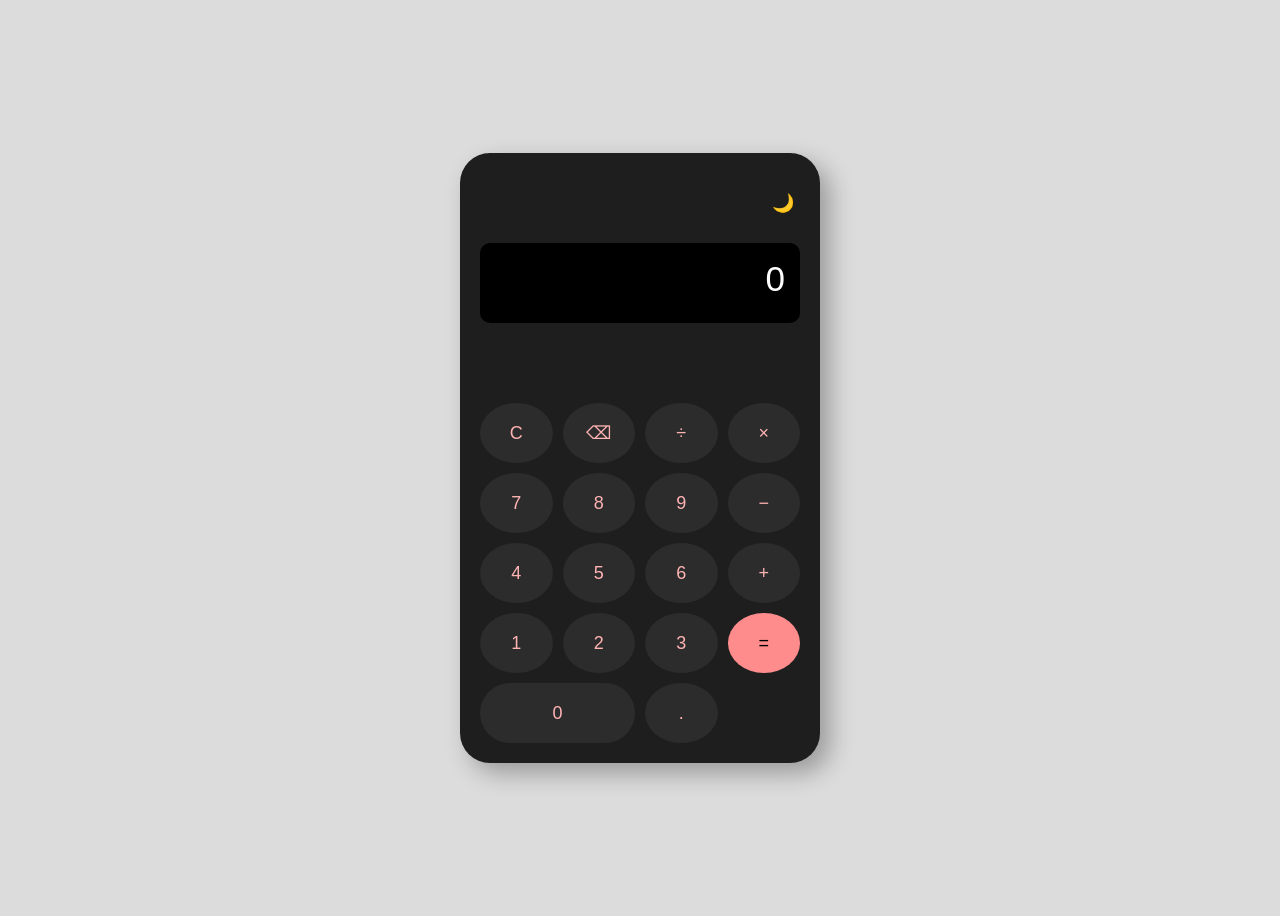
<file: calculator/index.html>
<!DOCTYPE html>
<html lang="en">
<head>
  <meta charset="UTF-8">
  <title>Pro Calculator</title>
  <link rel="stylesheet" href="style.css">
</head>
<body>

<div class="calculator">

  <!-- TOP BAR -->
  <div class="top-bar">
    <button onclick="toggleTheme()">🌙</button>
  </div>

  <!-- DISPLAY -->
  <div class="display" id="display">0</div>

  <!-- HISTORY -->
  <div class="history" id="history"></div>

  <!-- BUTTONS -->
  <div class="buttons">
    <button onclick="clearDisplay()">C</button>
    <button onclick="deleteLast()">⌫</button>
    <button onclick="append('/')">÷</button>
    <button onclick="append('*')">×</button>

    <button onclick="append('7')">7</button>
    <button onclick="append('8')">8</button>
    <button onclick="append('9')">9</button>
    <button onclick="append('-')">−</button>

    <button onclick="append('4')">4</button>
    <button onclick="append('5')">5</button>
    <button onclick="append('6')">6</button>
    <button onclick="append('+')">+</button>

    <button onclick="append('1')">1</button>
    <button onclick="append('2')">2</button>
    <button onclick="append('3')">3</button>
    <button class="equal" onclick="calculate()">=</button>

    <button class="zero" onclick="append('0')">0</button>
    <button onclick="append('.')">.</button>
  </div>

</div>

<script src="script.js"></script>

</body>
</html>
</file>
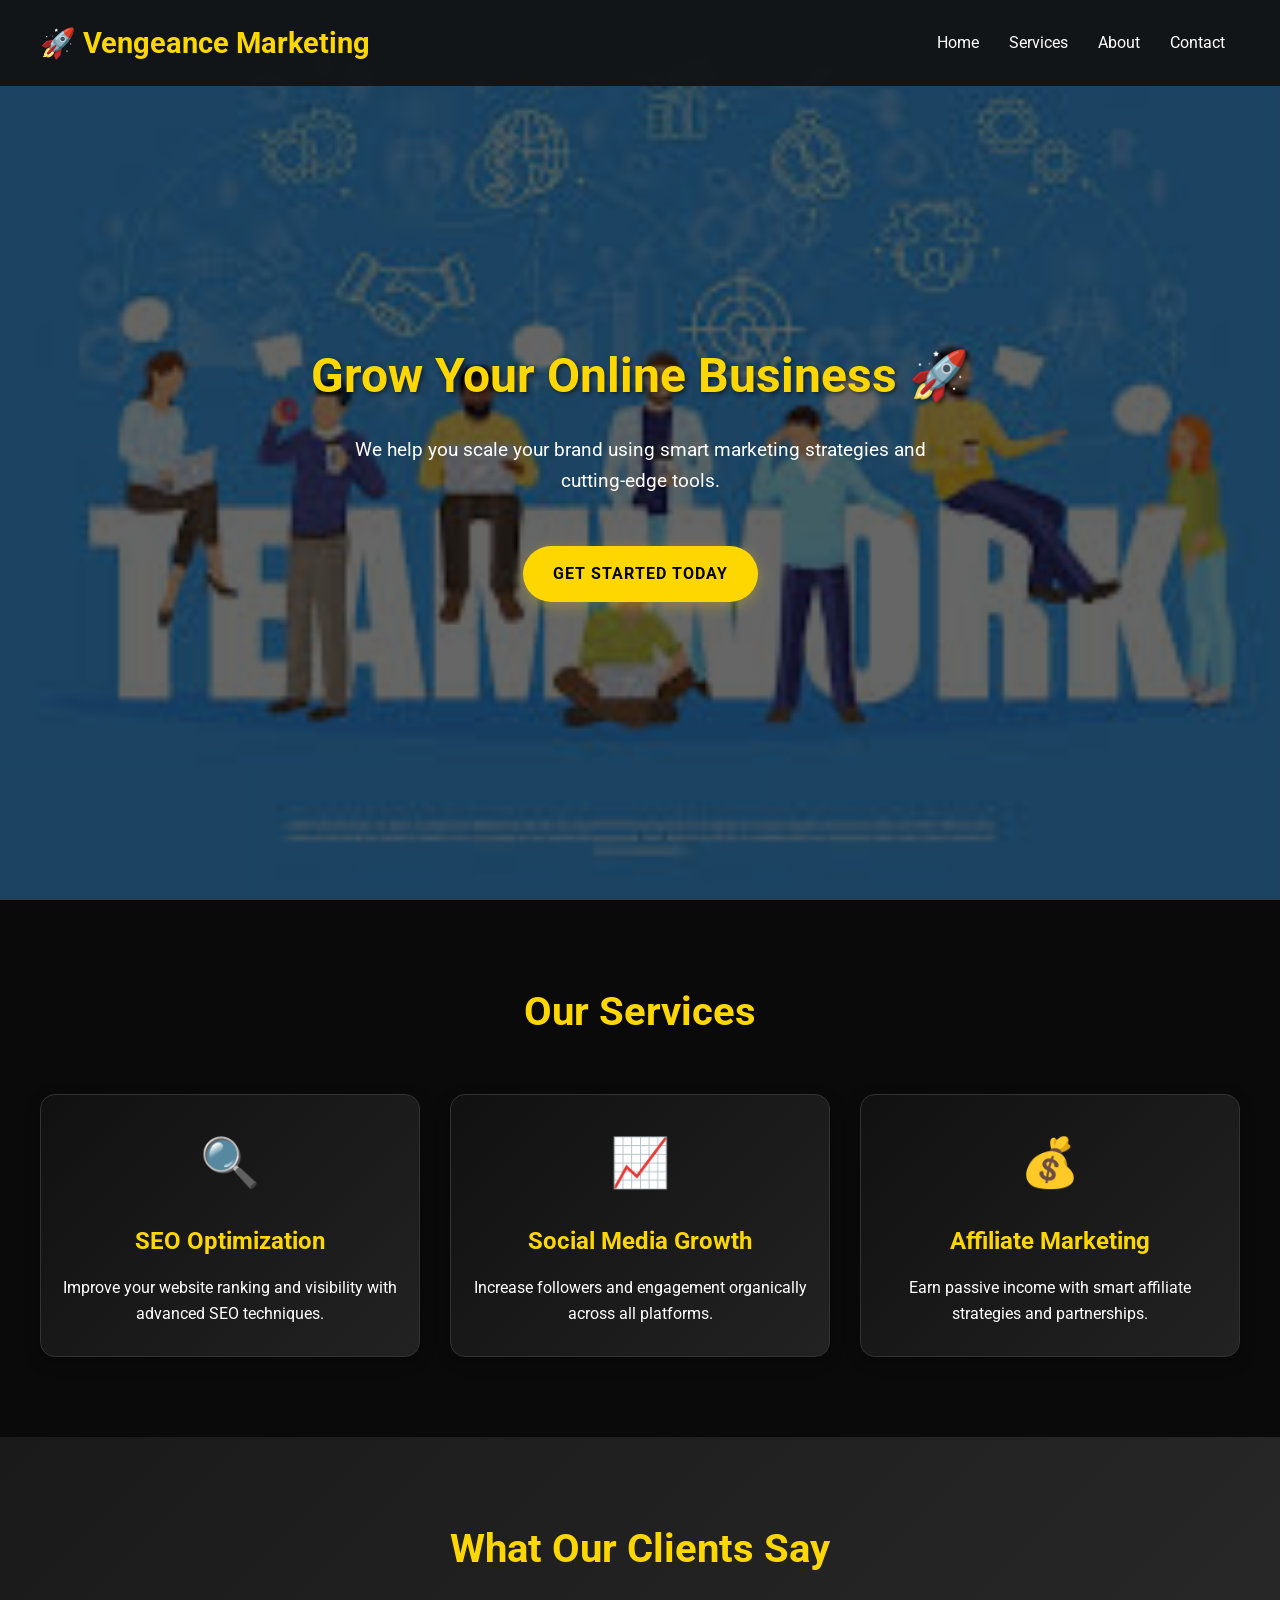
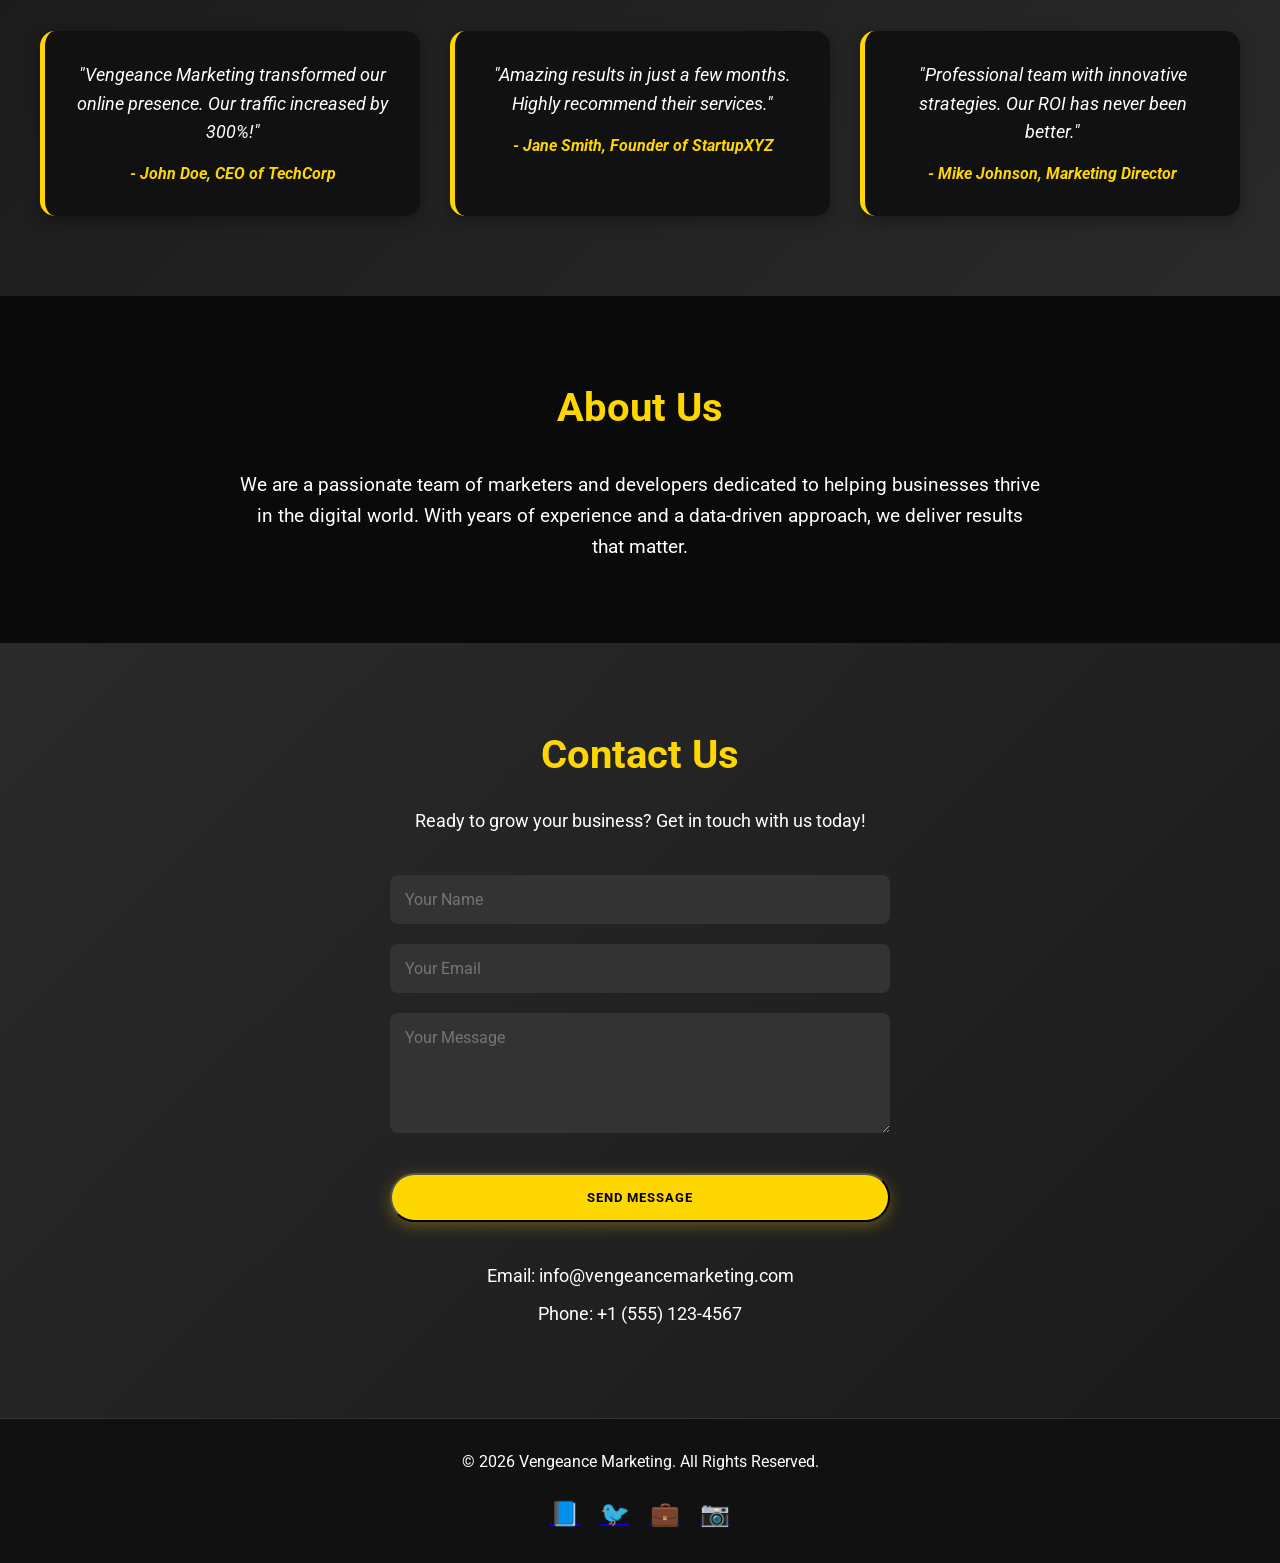
<file: Landing page/index.html>
<!DOCTYPE html>
<html lang="en">
<head>
    <meta charset="UTF-8">
    <meta name="viewport" content="width=device-width, initial-scale=1.0">
    <title>Vengeance Marketing - Grow Your Online Business</title>
    <link rel="stylesheet" href="style.css">
    <link href="https://fonts.googleapis.com/css2?family=Roboto:wght@300;400;700&display=swap" rel="stylesheet">
</head>
<body>

<!-- HEADER -->
<header>
    <h1>🚀 Vengeance Marketing</h1>
    <nav>
        <a href="#home">Home</a>
        <a href="#services">Services</a>
        <a href="#about">About</a>
        <a href="#contact">Contact</a>
    </nav>
</header>

<main>
    <!-- HERO SECTION -->
    <section id="home" class="hero">
        <h2>Grow Your Online Business 🚀</h2>
        <p>We help you scale your brand using smart marketing strategies and cutting-edge tools.</p>
        <a href="#contact" class="btn">Get Started Today</a>
    </section>

    <!-- FEATURES -->
    <section id="services" class="features">
        <h2>Our Services</h2>
        <div class="features-grid">
            <div class="box">
                <div class="icon">🔍</div>
                <h3>SEO Optimization</h3>
                <p>Improve your website ranking and visibility with advanced SEO techniques.</p>
            </div>
            <div class="box">
                <div class="icon">📈</div>
                <h3>Social Media Growth</h3>
                <p>Increase followers and engagement organically across all platforms.</p>
            </div>
            <div class="box">
                <div class="icon">💰</div>
                <h3>Affiliate Marketing</h3>
                <p>Earn passive income with smart affiliate strategies and partnerships.</p>
            </div>
        </div>
    </section>

    <!-- TESTIMONIALS -->
    <section class="testimonials">
        <h2>What Our Clients Say</h2>
        <div class="testimonials-grid">
            <div class="testimonial">
                <p>"Vengeance Marketing transformed our online presence. Our traffic increased by 300%!"</p>
                <cite>- John Doe, CEO of TechCorp</cite>
            </div>
            <div class="testimonial">
                <p>"Amazing results in just a few months. Highly recommend their services."</p>
                <cite>- Jane Smith, Founder of StartupXYZ</cite>
            </div>
            <div class="testimonial">
                <p>"Professional team with innovative strategies. Our ROI has never been better."</p>
                <cite>- Mike Johnson, Marketing Director</cite>
            </div>
        </div>
    </section>

    <!-- ABOUT -->
    <section id="about" class="about">
        <h2>About Us</h2>
        <p>We are a passionate team of marketers and developers dedicated to helping businesses thrive in the digital world. With years of experience and a data-driven approach, we deliver results that matter.</p>
    </section>

    <!-- CONTACT -->
    <section id="contact" class="contact">
        <h2>Contact Us</h2>
        <p>Ready to grow your business? Get in touch with us today!</p>
        <form class="contact-form">
            <input type="text" placeholder="Your Name" required>
            <input type="email" placeholder="Your Email" required>
            <textarea placeholder="Your Message" required></textarea>
            <button type="submit" class="btn">Send Message</button>
        </form>
        <div class="contact-info">
            <p>Email: info@vengeancemarketing.com</p>
            <p>Phone: +1 (555) 123-4567</p>
        </div>
    </section>
</main>

<!-- FOOTER -->
<footer>
    <p>&copy; 2026 Vengeance Marketing. All Rights Reserved.</p>
    <div class="social-links">
        <a href="#" aria-label="Facebook">📘</a>
        <a href="#" aria-label="Twitter">🐦</a>
        <a href="#" aria-label="LinkedIn">💼</a>
        <a href="#" aria-label="Instagram">📷</a>
    </div>
</footer>

</body>
</html>
</file>
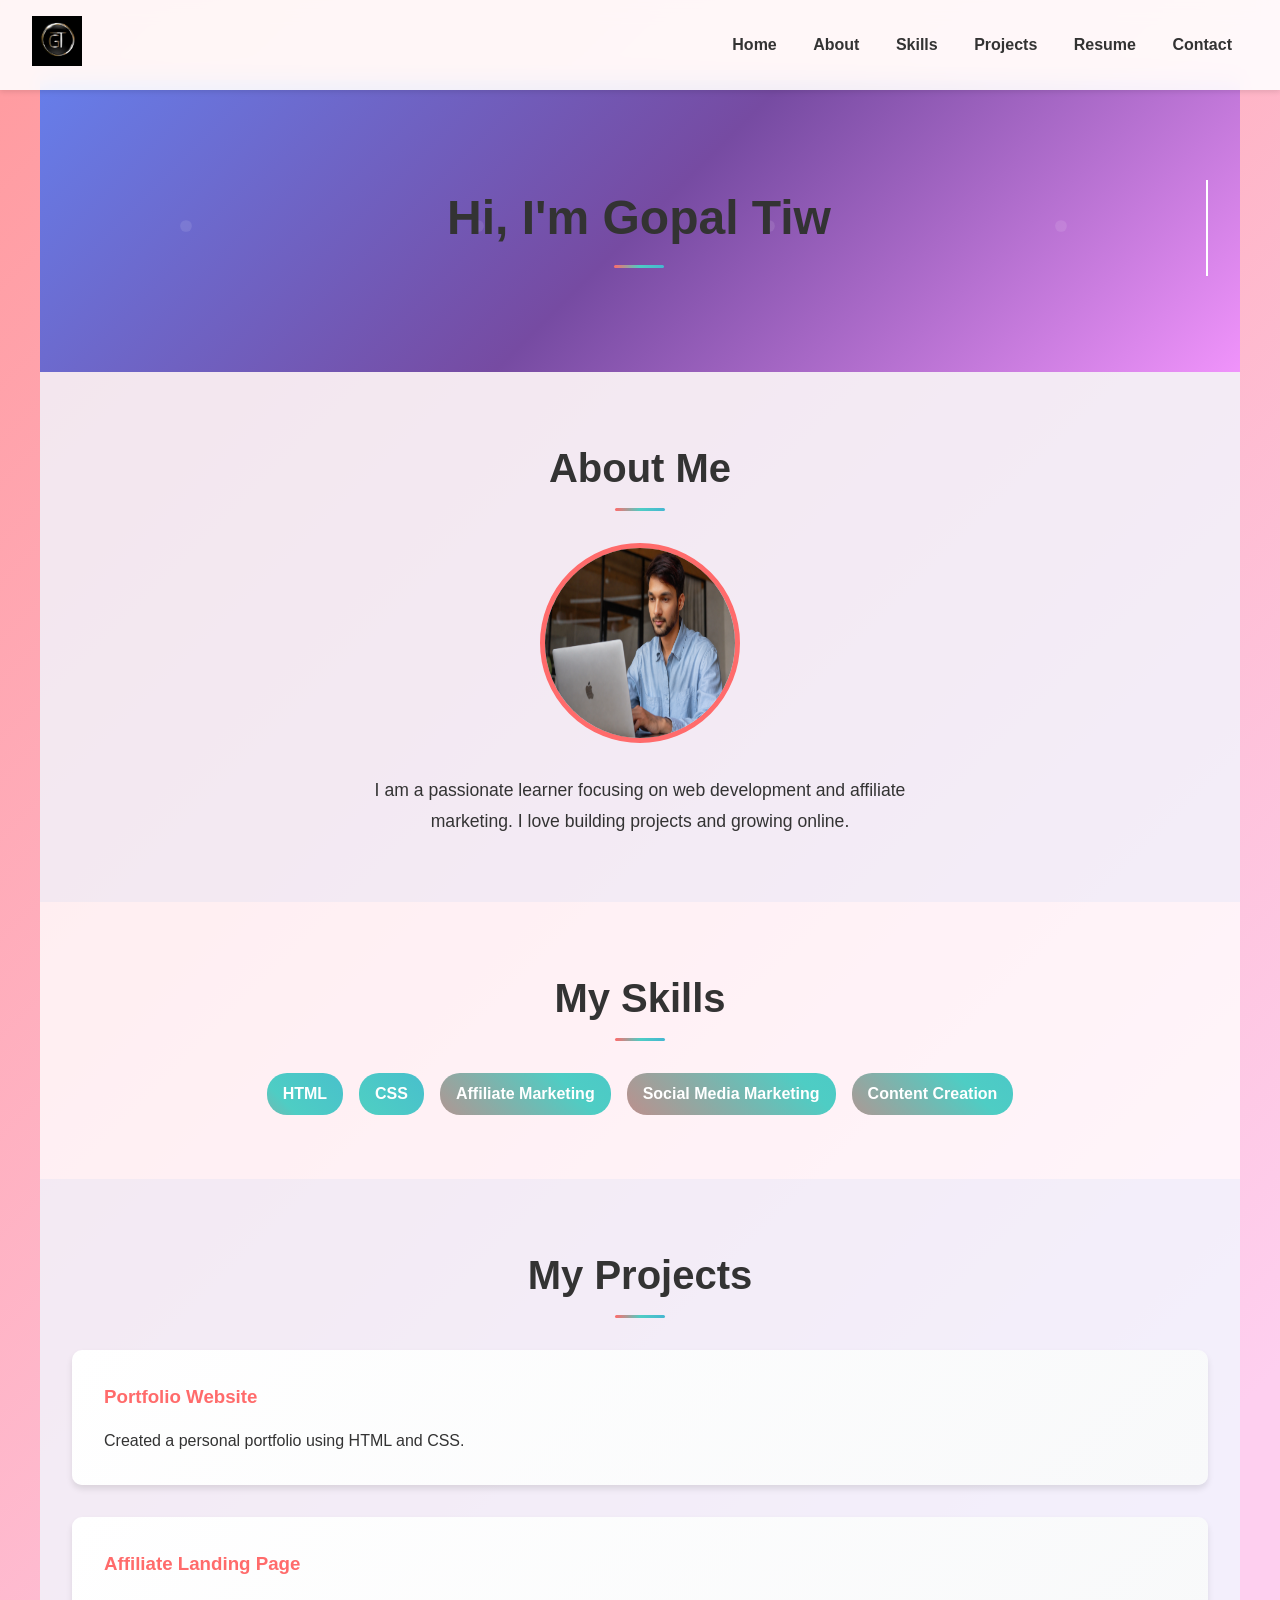
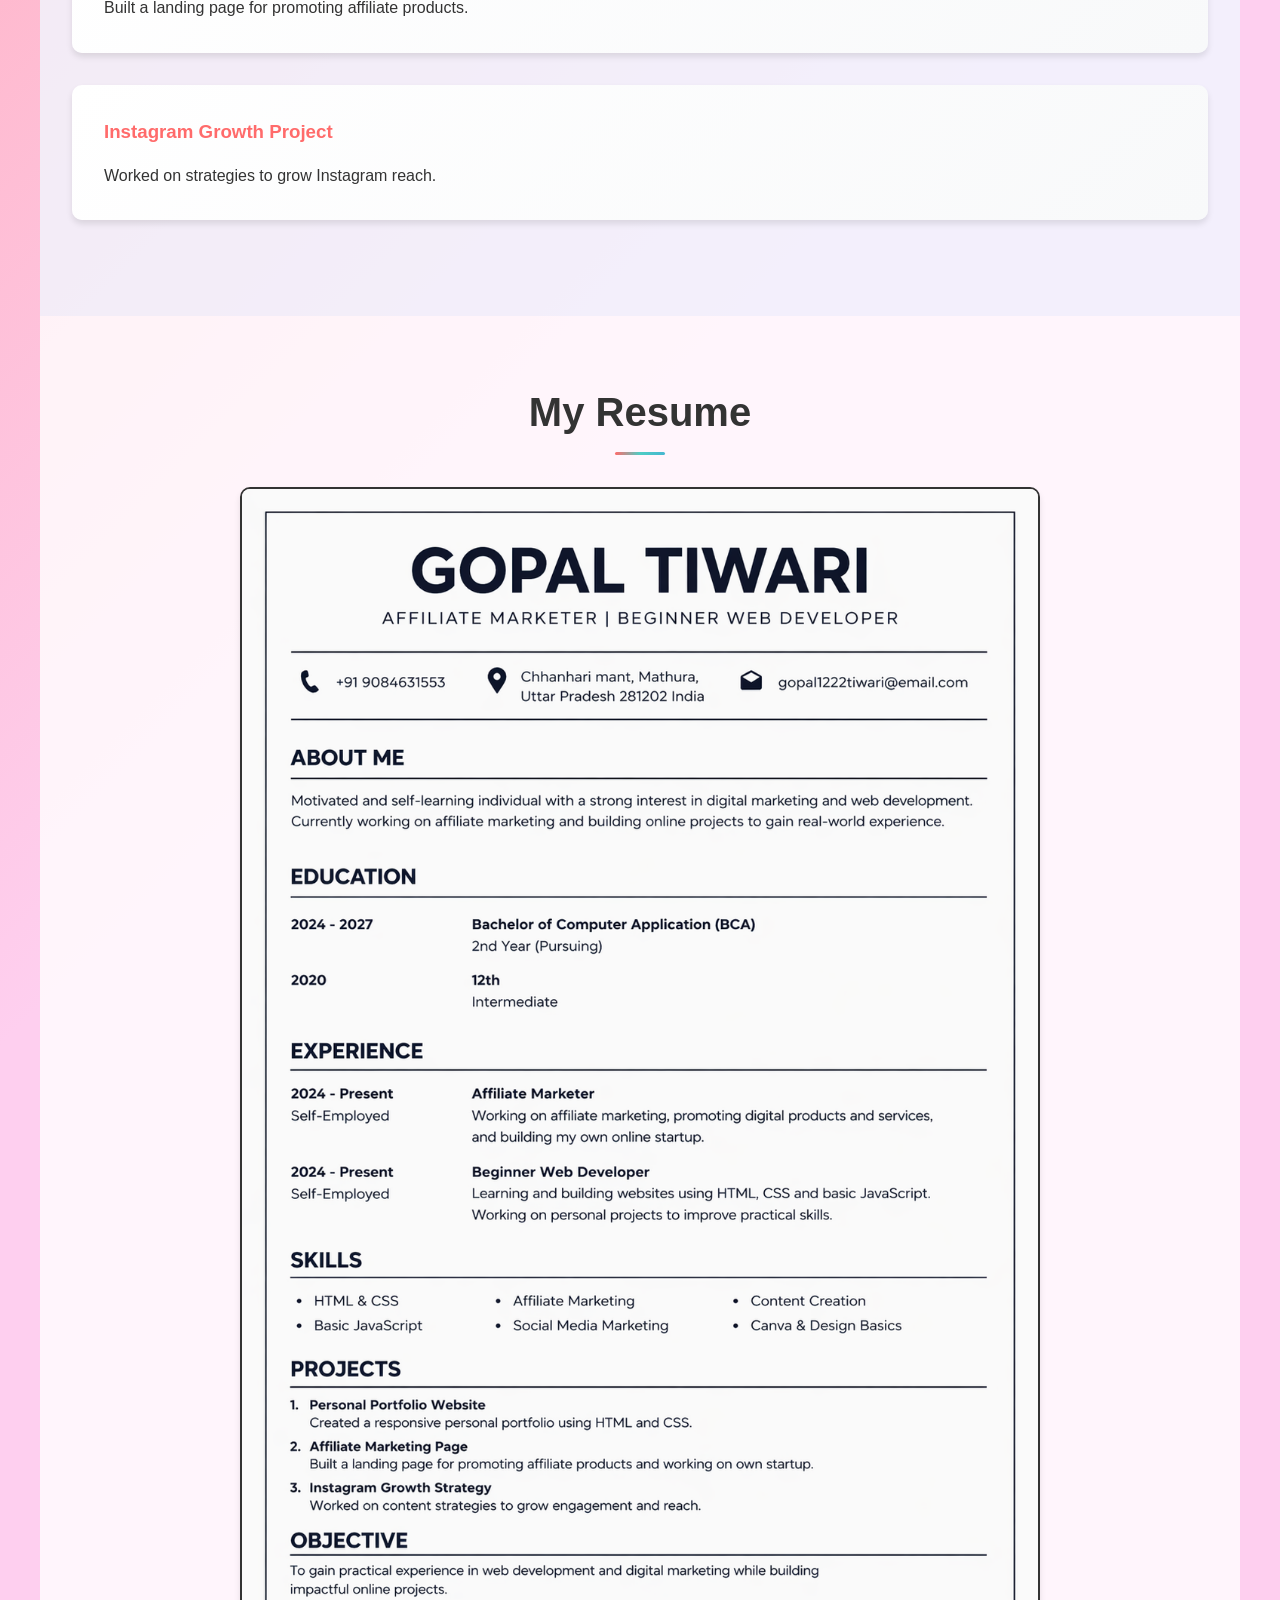
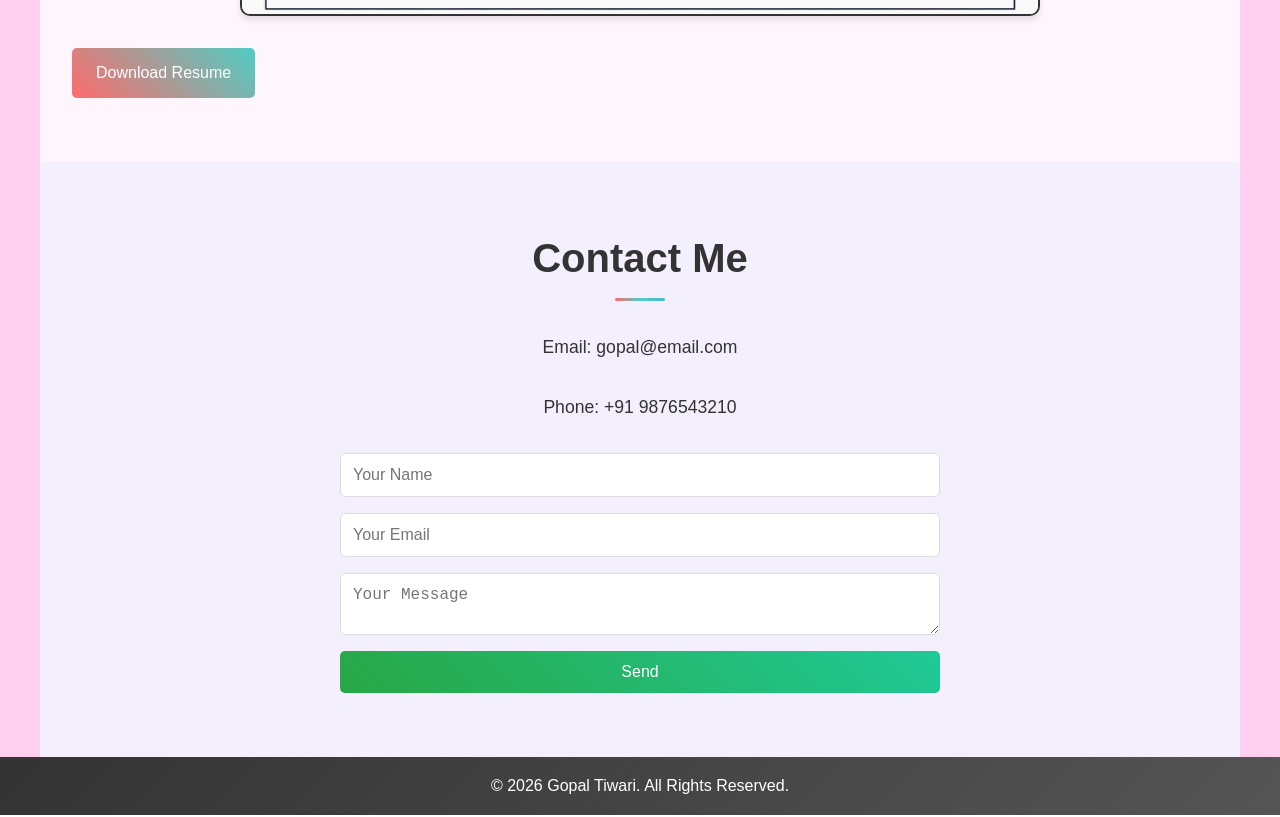
<file: portfolio/index.html>
<!DOCTYPE html>
<html lang="en">
<head>
    <meta charset="UTF-8">
    <meta name="viewport" content="width=device-width, initial-scale=1.0">
    <title>Gopal Tiwari Portfolio</title>
    <link rel="stylesheet" href="style.css">
</head>
<body>

<!-- HEADER -->
<header>
    <div class="logo">
        <img src="logo.png" alt="Logo">
    </div>

    <nav>
        <a href="#home">Home</a>
        <a href="#about">About</a>
        <a href="#skills">Skills</a>
        <a href="#projects">Projects</a>
        <a href="#resume">Resume</a>
        <a href="#contact">Contact</a>
    </nav>
</header>

<!-- HERO -->
<section id="home" class="hero">
    <h2>Hi, I'm Gopal Tiwari</h2>
    <p>Affiliate Marketer & Beginner Web Developer</p>
</section>

<!-- ABOUT -->
<section id="about">
    <h2>About Me</h2>
    
    <div class="about-container">
        <img src="profile.png" alt="Profile Image">

        <p>
            I am a passionate learner focusing on web development and affiliate marketing.
            I love building projects and growing online.
        </p>
    </div>
</section>

<!-- SKILLS -->
<section id="skills">
    <h2>My Skills</h2>
    <ul>
        <li>HTML</li>
        <li>CSS</li>
        <li>Affiliate Marketing</li>
        <li>Social Media Marketing</li>
        <li>Content Creation</li>
    </ul>
</section>

<!-- PROJECTS -->
<section id="projects">
    <h2>My Projects</h2>

    <div class="project">
        <h3>Portfolio Website</h3>
        <p>Created a personal portfolio using HTML and CSS.</p>
    </div>

    <div class="project">
        <h3>Affiliate Landing Page</h3>
        <p>Built a landing page for promoting affiliate products.</p>
    </div>

    <div class="project">
        <h3>Instagram Growth Project</h3>
        <p>Worked on strategies to grow Instagram reach.</p>
    </div>
</section>

<!-- RESUME -->
<!-- RESUME -->
<section id="resume">
    <h2>My Resume</h2>

    <div class="resume-container">
        <img src="resume.png" alt="Resume">
    </div>

    <a href="resume.pdf" download class="btn">Download Resume</a>
</section>

<!-- CONTACT -->
<section id="contact">
    <h2>Contact Me</h2>
    <p>Email: gopal@email.com</p>
    <p>Phone: +91 9876543210</p>

    <form>
        <input type="text" placeholder="Your Name" required>
        <input type="email" placeholder="Your Email" required>
        <textarea placeholder="Your Message"></textarea>
        <button type="submit">Send</button>
    </form>
</section>

<!-- FOOTER -->
<footer>
    <p>© 2026 Gopal Tiwari. All Rights Reserved.</p>
</footer>

<script>
document.addEventListener('DOMContentLoaded', function() {
    const h2 = document.querySelector('.hero h2');
    const p = document.querySelector('.hero p');
    const h2Text = "Hi, I'm Gopal Tiwari";
    const pText = "Affiliate Marketer & Beginner Web Developer";
    
    let h2Index = 0;
    let pIndex = 0;
    
    function typeH2() {
        if (h2Index < h2Text.length) {
            h2.textContent += h2Text.charAt(h2Index);
            h2Index++;
            setTimeout(typeH2, 100);
        } else {
            setTimeout(typeP, 500);
        }
    }
    
    function typeP() {
        if (pIndex < pText.length) {
            p.textContent += pText.charAt(pIndex);
            pIndex++;
            setTimeout(typeP, 50);
        }
    }
    
    // Clear initial text and start typing
    h2.textContent = '';
    p.textContent = '';
    typeH2();
});
</script>

</body>
</html>
</file>
<file: calculator/style.css>
body {
  background: #dcdcdc;
  display: flex;
  justify-content: center;
  align-items: center;
  height: 100vh;
  font-family: 'Segoe UI', sans-serif;
  transition: 0.3s;
}

.dark {
  background: #0a0a0a;
}

.calculator {
  background: #1e1e1e;
  padding: 20px;
  border-radius: 30px;
  width: 320px;
  box-shadow: 10px 10px 25px rgba(0,0,0,0.3);
}

/* TOP BAR */
.top-bar {
  text-align: right;
  margin-bottom: 10px;
}

.top-bar button {
  background: transparent;
  color: white;
  font-size: 18px;
  border: none;
  cursor: pointer;
}

/* DISPLAY */
.display {
  background: black;
  color: white;
  font-size: 35px;
  text-align: right;
  padding: 15px;
  border-radius: 10px;
  overflow: hidden;
  text-overflow: ellipsis;
  white-space: nowrap;
  min-height: 50px;
  max-height: 50px;
  line-height: 1.2;
}

/* HISTORY */
.history {
  height: 60px;
  overflow-y: auto;
  font-size: 12px;
  color: #aaa;
  margin: 10px 0;
}

/* BUTTON GRID */
.buttons {
  display: grid;
  grid-template-columns: repeat(4, 1fr);
  gap: 10px;
}

button {
  height: 60px;
  border-radius: 50%;
  border: none;
  font-size: 18px;
  background: #2c2c2c;
  color: #ffb3b3;
  cursor: pointer;
  transition: 0.2s;
}

button:hover {
  transform: scale(1.1);
}

button:active {
  transform: scale(0.9);
}

.equal {
  background: #ff8c8c;
  color: black;
}

.zero {
  grid-column: span 2;
  border-radius: 30px;
}
</file>
<file: Landing page/style.css>
* {
    margin: 0;
    padding: 0;
    box-sizing: border-box;
    font-family: 'Roboto', Arial, sans-serif;
}

body {
    background: linear-gradient(135deg, #0a0a0a 0%, #1a1a1a 100%);
    color: white;
    line-height: 1.6;
}

/* HEADER */
header {
    display: flex;
    justify-content: space-between;
    align-items: center;
    padding: 20px 40px;
    background: rgba(17, 17, 17, 0.9);
    backdrop-filter: blur(10px);
    position: fixed;
    width: 100%;
    top: 0;
    z-index: 1000;
}

header h1 {
    color: gold;
    font-size: 1.8rem;
}

nav {
    display: flex;
}

nav a {
    margin: 0 15px;
    color: white;
    text-decoration: none;
    font-weight: 400;
    transition: color 0.3s;
}

nav a:hover {
    color: gold;
}

/* HERO */
.hero {
    text-align: center;
    padding: 120px 20px 80px;
    background: linear-gradient(rgba(0,0,0,0.6), rgba(0,0,0,0.6)), url('bgimage.jpeg');
    background-size: cover;
    background-position: center;
    min-height: 100vh;
    display: flex;
    flex-direction: column;
    justify-content: center;
    align-items: center;
}

.hero h2 {
    font-size: 3rem;
    color: gold;
    margin-bottom: 20px;
    text-shadow: 2px 2px 4px rgba(0,0,0,0.5);
}

.hero p {
    font-size: 1.2rem;
    margin-bottom: 30px;
    max-width: 600px;
}

.btn {
    display: inline-block;
    margin-top: 20px;
    padding: 15px 30px;
    background: linear-gradient(45deg, gold, #ffd700);
    color: black;
    text-decoration: none;
    border-radius: 50px;
    font-weight: 700;
    text-transform: uppercase;
    letter-spacing: 1px;
    transition: all 0.3s;
    box-shadow: 0 4px 15px rgba(255, 215, 0, 0.3);
}

.btn:hover {
    transform: translateY(-3px);
    box-shadow: 0 6px 20px rgba(255, 215, 0, 0.4);
}

/* FEATURES */
.features {
    padding: 80px 20px;
    text-align: center;
    background: #0a0a0a;
}

.features h2 {
    font-size: 2.5rem;
    color: gold;
    margin-bottom: 50px;
}

.features-grid {
    display: grid;
    grid-template-columns: repeat(auto-fit, minmax(300px, 1fr));
    gap: 30px;
    max-width: 1200px;
    margin: 0 auto;
}

.box {
    background: linear-gradient(135deg, #111 0%, #222 100%);
    padding: 30px 20px;
    border-radius: 15px;
    text-align: center;
    transition: all 0.3s;
    box-shadow: 0 5px 15px rgba(0,0,0,0.3);
    border: 1px solid #333;
}

.box:hover {
    transform: translateY(-10px);
    box-shadow: 0 15px 30px rgba(0,0,0,0.5);
}

.icon {
    font-size: 3rem;
    margin-bottom: 20px;
}

.box h3 {
    font-size: 1.5rem;
    color: gold;
    margin-bottom: 15px;
}

/* TESTIMONIALS */
.testimonials {
    padding: 80px 20px;
    background: linear-gradient(135deg, #1a1a1a 0%, #2a2a2a 100%);
    text-align: center;
}

.testimonials h2 {
    font-size: 2.5rem;
    color: gold;
    margin-bottom: 50px;
}

.testimonials-grid {
    display: grid;
    grid-template-columns: repeat(auto-fit, minmax(300px, 1fr));
    gap: 30px;
    max-width: 1200px;
    margin: 0 auto;
}

.testimonial {
    background: #111;
    padding: 30px;
    border-radius: 15px;
    box-shadow: 0 5px 15px rgba(0,0,0,0.3);
    border-left: 5px solid gold;
}

.testimonial p {
    font-style: italic;
    margin-bottom: 15px;
    font-size: 1.1rem;
}

.testimonial cite {
    color: gold;
    font-weight: 700;
}

/* ABOUT */
.about {
    padding: 80px 20px;
    text-align: center;
    background: #0a0a0a;
}

.about h2 {
    font-size: 2.5rem;
    color: gold;
    margin-bottom: 30px;
}

.about p {
    max-width: 800px;
    margin: 0 auto;
    font-size: 1.2rem;
}

/* CONTACT */
.contact {
    padding: 80px 20px;
    text-align: center;
    background: linear-gradient(135deg, #2a2a2a 0%, #1a1a1a 100%);
}

.contact h2 {
    font-size: 2.5rem;
    color: gold;
    margin-bottom: 20px;
}

.contact p {
    margin-bottom: 40px;
    font-size: 1.1rem;
}

.contact-form {
    max-width: 500px;
    margin: 0 auto 40px;
    display: flex;
    flex-direction: column;
    gap: 20px;
}

.contact-form input,
.contact-form textarea {
    padding: 15px;
    border: none;
    border-radius: 8px;
    background: #333;
    color: white;
    font-size: 1rem;
}

.contact-form textarea {
    resize: vertical;
    min-height: 120px;
}

.contact-info {
    margin-top: 40px;
}

.contact-info p {
    margin: 10px 0;
}

/* FOOTER */
footer {
    background: #111;
    text-align: center;
    padding: 30px 20px;
    border-top: 1px solid #333;
}

footer p {
    margin-bottom: 20px;
}

.social-links {
    display: flex;
    justify-content: center;
    gap: 20px;
}

.social-links a {
    font-size: 1.5rem;
    transition: transform 0.3s;
}

.social-links a:hover {
    transform: scale(1.2);
}

/* RESPONSIVE DESIGN */
@media (max-width: 768px) {
    header {
        flex-direction: column;
        padding: 20px;
    }

    nav {
        margin-top: 20px;
    }

    .hero h2 {
        font-size: 2rem;
    }

    .hero p {
        font-size: 1rem;
    }

    .features-grid,
    .testimonials-grid {
        grid-template-columns: 1fr;
    }

    .features,
    .testimonials,
    .about,
    .contact {
        padding: 60px 20px;
    }
}
</file>
<file: portfolio/style.css>
/* Reset and Base Styles */
* {
    margin: 0;
    padding: 0;
    box-sizing: border-box;
}

body {
    font-family: 'Arial', sans-serif;
    line-height: 1.6;
    color: #333;
    background: linear-gradient(135deg, #ff9a9e 0%, #fecfef 50%, #fecfef 100%);
    animation: backgroundShift 10s ease-in-out infinite;
}

@keyframes backgroundShift {
    0% { background-position: 0% 50%; }
    50% { background-position: 100% 50%; }
    100% { background-position: 0% 50%; }
}

/* Header */
header {
    background-color: rgba(255, 255, 255, 0.9);
    padding: 1rem 2rem;
    box-shadow: 0 2px 5px rgba(0,0,0,0.1);
    position: fixed;
    width: 100%;
    top: 0;
    z-index: 100;
    backdrop-filter: blur(10px);
}

.logo img {
    width: 50px;
    height: auto;
}

header {
    display: flex;
    justify-content: space-between;
    align-items: center;
}

nav a {
    margin: 0 1rem;
    text-decoration: none;
    color: #333;
    font-weight: bold;
    transition: color 0.3s, transform 0.3s;
}

nav a:hover {
    color: #ff6b6b;
    transform: scale(1.1);
}

/* Hero Section */
.hero {
    background: linear-gradient(135deg, #667eea 0%, #764ba2 50%, #f093fb 100%);
    color: white;
    padding: 100px 2rem 80px;
    text-align: center;
    margin-top: 80px;
    position: relative;
    overflow: hidden;
}

.hero::before {
    content: '';
    position: absolute;
    top: 0;
    left: 0;
    right: 0;
    bottom: 0;
    background: url('data:image/svg+xml,<svg xmlns="http://www.w3.org/2000/svg" viewBox="0 0 100 100"><circle cx="50" cy="50" r="2" fill="rgba(255,255,255,0.1)"/></svg>') repeat;
    animation: float 20s linear infinite;
}

@keyframes float {
    0% { transform: translateY(0); }
    100% { transform: translateY(-100px); }
}

.hero h2 {
    font-size: 3rem;
    margin-bottom: 1rem;
    white-space: nowrap;
    overflow: hidden;
    border-right: 2px solid white;
    animation: blink-caret 0.75s step-end infinite;
}

.hero p {
    font-size: 1.2rem;
    opacity: 0;
    animation: fadeIn 2s 3s forwards;
}

@keyframes typing {
    from { width: 0; }
    to { width: 100%; }
}

@keyframes blink-caret {
    from, to { border-color: transparent; }
    50% { border-color: white; }
}

@keyframes fadeIn {
    to { opacity: 0.9; }
}

/* Section Styles */
section {
    padding: 4rem 2rem;
    max-width: 1200px;
    margin: 0 auto;
}

section:nth-child(even) {
    background-color: rgba(255, 255, 255, 0.8);
}

section:nth-child(odd) {
    background-color: rgba(240, 248, 255, 0.8);
}

section h2 {
    text-align: center;
    margin-bottom: 2rem;
    font-size: 2.5rem;
    color: #333;
    position: relative;
}

section h2::after {
    content: '';
    display: block;
    width: 50px;
    height: 3px;
    background: linear-gradient(90deg, #ff6b6b, #4ecdc4, #45b7d1);
    margin: 0.5rem auto;
    border-radius: 2px;
}

/* About Section */
.about-container {
    display: flex;
    flex-direction: column;
    align-items: center;
    text-align: center;
    animation: slideUp 1s ease-out;
}

@keyframes slideUp {
    from { transform: translateY(50px); opacity: 0; }
    to { transform: translateY(0); opacity: 1; }
}

.about-container img {
    width: 200px;
    height: 200px;
    border-radius: 50%;
    margin-bottom: 2rem;
    border: 5px solid #ff6b6b;
    transition: transform 0.3s;
}

.about-container img:hover {
    transform: scale(1.1) rotate(5deg);
}

.about-container p {
    max-width: 600px;
    font-size: 1.1rem;
    line-height: 1.8;
}

/* Skills Section */
#skills ul {
    list-style: none;
    display: flex;
    flex-wrap: wrap;
    justify-content: center;
    gap: 1rem;
}

#skills li {
    background: linear-gradient(45deg, #ff6b6b, #4ecdc4, #45b7d1, #f9ca24);
    background-size: 400% 400%;
    animation: gradientShift 3s ease infinite;
    color: white;
    padding: 0.5rem 1rem;
    border-radius: 20px;
    font-weight: bold;
    transition: transform 0.3s;
}

@keyframes gradientShift {
    0% { background-position: 0% 50%; }
    50% { background-position: 100% 50%; }
    100% { background-position: 0% 50%; }
}

#skills li:hover {
    transform: translateY(-5px);
}

/* Projects Section */
.project {
    background: linear-gradient(135deg, #fff 0%, #f8f9fa 100%);
    padding: 2rem;
    margin-bottom: 2rem;
    border-radius: 10px;
    box-shadow: 0 4px 6px rgba(0,0,0,0.1);
    transition: transform 0.3s, box-shadow 0.3s;
    animation: fadeInUp 1s ease-out;
}

@keyframes fadeInUp {
    from { transform: translateY(30px); opacity: 0; }
    to { transform: translateY(0); opacity: 1; }
}

.project:hover {
    transform: translateY(-5px);
    box-shadow: 0 8px 15px rgba(0,0,0,0.2);
}

.project h3 {
    margin-bottom: 1rem;
    color: #ff6b6b;
}

/* Resume Section */
.resume-container {
    display: flex;
    justify-content: center;
    margin-bottom: 2rem;
}

.resume-container img {
    width: 80%;
    max-width: 800px;
    border: 2px solid #333;
    border-radius: 10px;
    box-shadow: 0 4px 6px rgba(0,0,0,0.1);
    transition: transform 0.3s;
}

.resume-container img:hover {
    transform: scale(1.05);
}

.btn {
    display: inline-block;
    background: linear-gradient(45deg, #ff6b6b, #4ecdc4);
    color: white;
    padding: 0.75rem 1.5rem;
    text-decoration: none;
    border-radius: 5px;
    transition: all 0.3s;
    animation: pulse 2s infinite;
}

@keyframes pulse {
    0% { transform: scale(1); }
    50% { transform: scale(1.05); }
    100% { transform: scale(1); }
}

.btn:hover {
    background: linear-gradient(45deg, #4ecdc4, #ff6b6b);
    transform: translateY(-2px);
}

/* Contact Section */
#contact p {
    text-align: center;
    margin-bottom: 2rem;
    font-size: 1.1rem;
}

form {
    max-width: 600px;
    margin: 0 auto;
    display: flex;
    flex-direction: column;
}

input, textarea {
    margin-bottom: 1rem;
    padding: 0.75rem;
    border: 1px solid #ddd;
    border-radius: 5px;
    font-size: 1rem;
    transition: border-color 0.3s;
}

input:focus, textarea:focus {
    outline: none;
    border-color: #ff6b6b;
    box-shadow: 0 0 5px rgba(255, 107, 107, 0.5);
}

button {
    background: linear-gradient(45deg, #28a745, #20c997);
    color: white;
    padding: 0.75rem;
    border: none;
    border-radius: 5px;
    font-size: 1rem;
    cursor: pointer;
    transition: all 0.3s;
}

button:hover {
    background: linear-gradient(45deg, #20c997, #28a745);
    transform: translateY(-2px);
}

/* Footer */
footer {
    background: linear-gradient(135deg, #333 0%, #555 100%);
    color: white;
    text-align: center;
    padding: 1rem;
}

/* Responsive Design */
@media (max-width: 768px) {
    .hero h2 {
        font-size: 2rem;
    }

    nav {
        display: flex;
        flex-direction: column;
        align-items: center;
    }

    nav a {
        margin: 0.5rem 0;
    }

    .about-container {
        flex-direction: column;
    }

    #skills ul {
        flex-direction: column;
        align-items: center;
    }

    .project {
        padding: 1rem;
    }
}
</file>
